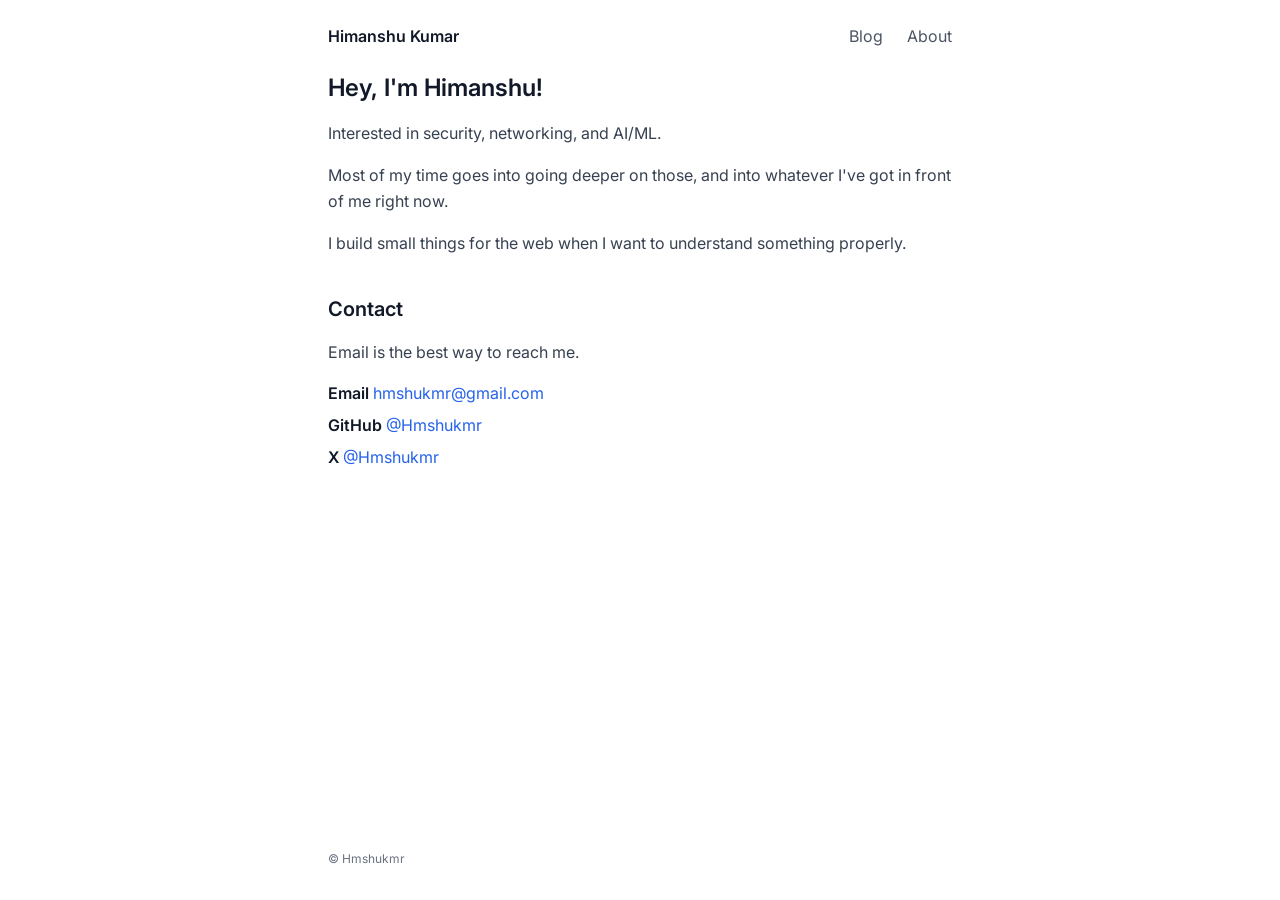
<file: himanshu-kumar/index.html>
<!doctype html>
<html lang="en">
    <head>
        <meta charset="utf-8" />
        <meta name="viewport" content="width=device-width, initial-scale=1" />
        <meta name="color-scheme" content="light dark" />

        <title>Himanshu Kumar</title>
        <meta
            name="description"
            content="Himanshu Kumar — interested in security, networking, and AI/ML."
        />
        <link rel="canonical" href="https://hmshukmr.github.io/" />
        <link rel="icon" href="favicon.svg" type="image/svg+xml" />

        <meta property="og:title" content="Himanshu Kumar" />
        <meta
            property="og:description"
            content="Interested in security, networking, and AI/ML."
        />
        <meta property="og:type" content="website" />
        <meta name="twitter:card" content="summary" />

        <link rel="preconnect" href="https://fonts.googleapis.com" />
        <link rel="preconnect" href="https://fonts.gstatic.com" crossorigin />
        <link
            rel="stylesheet"
            href="https://fonts.googleapis.com/css2?family=Inter:wght@400;500;600&display=swap"
        />

        <link rel="stylesheet" href="styles.css" />
    </head>
    <body>
        <div class="page">
            <main>
                <nav class="nav">
                    <a class="nav__brand" href="index.html">Himanshu Kumar</a>
                    <div class="nav__links">
                        <a href="blog.html">Blog</a>
                        <a href="about.html">About</a>
                    </div>
                </nav>

                <div class="container">
                    <section class="section">
                        <h1>Hey, I'm Himanshu!</h1>
                        <p>Interested in security, networking, and AI/ML.</p>
                        <p>
                            Most of my time goes into going deeper on those, and
                            into whatever I've got in front of me right now.
                        </p>
                        <p>
                            I build small things for the web when I want to
                            understand something properly.
                        </p>
                    </section>

                    <section class="section">
                        <h2>Contact</h2>
                        <p>Email is the best way to reach me.</p>
                        <ul class="contact">
                            <li>
                                <strong>Email</strong>
                                <a href="mailto:hmshukmr@gmail.com"
                                    >hmshukmr@gmail.com</a
                                >
                            </li>
                            <li>
                                <strong>GitHub</strong>
                                <a
                                    href="https://github.com/Hmshukmr"
                                    target="_blank"
                                    rel="noopener noreferrer"
                                    >@Hmshukmr</a
                                >
                            </li>
                            <li>
                                <strong>X</strong>
                                <a
                                    href="https://x.com/hmshukmr"
                                    target="_blank"
                                    rel="noopener noreferrer"
                                    >@Hmshukmr</a
                                >
                            </li>
                        </ul>
                    </section>
                </div>
            </main>
        </div>

        <footer class="footer">© Hmshukmr</footer>
    </body>
</html>
</file>
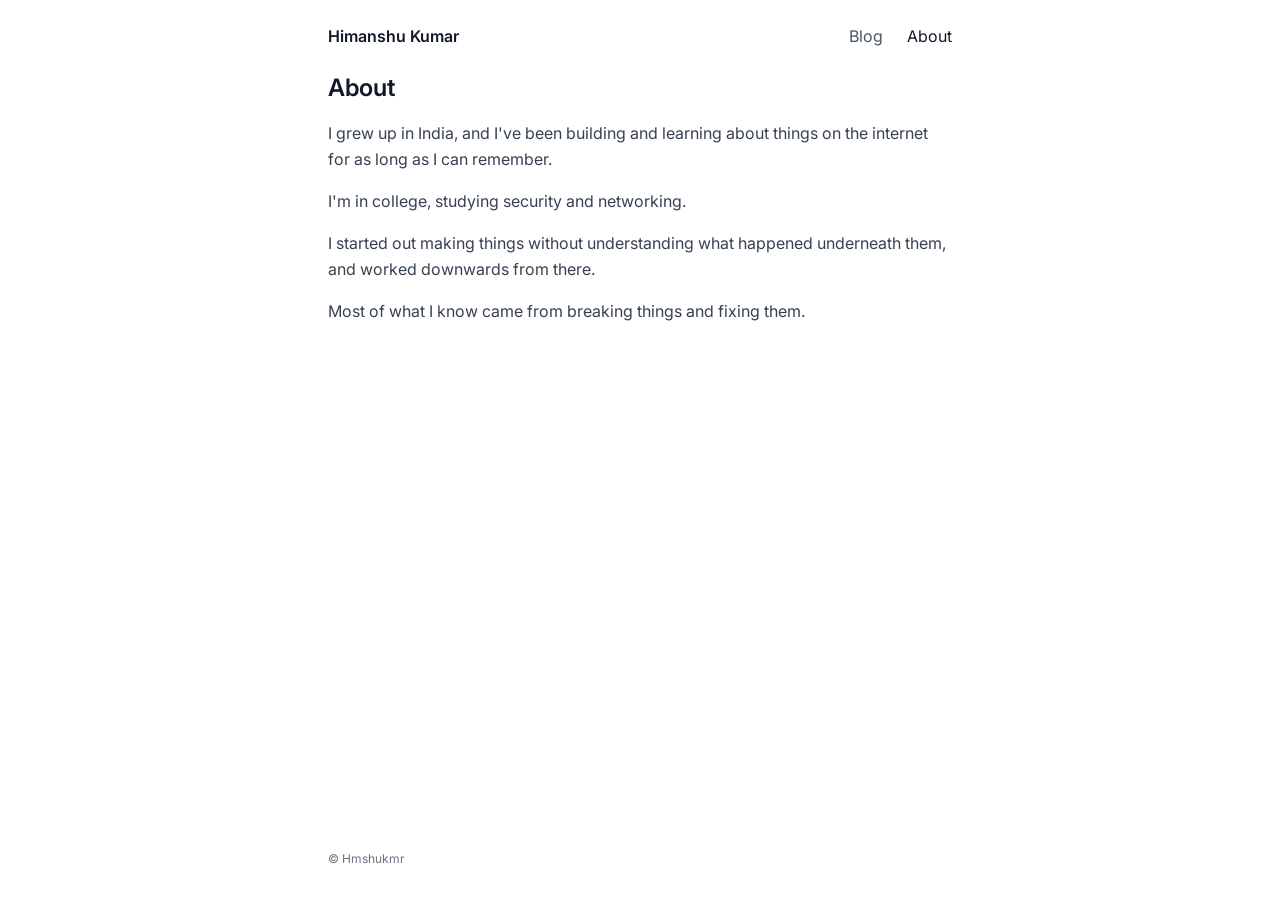
<file: himanshu-kumar/about.html>
<!DOCTYPE html>
<html lang="en">
<head>
  <meta charset="utf-8" />
  <meta name="viewport" content="width=device-width, initial-scale=1" />
  <meta name="color-scheme" content="light dark" />

  <title>About — Himanshu Kumar</title>
  <meta name="description" content="About Himanshu Kumar — a student studying security and networking." />
  <link rel="canonical" href="https://hmshukmr.github.io/about.html" />
  <link rel="icon" href="favicon.svg" type="image/svg+xml" />

  <meta property="og:title" content="About — Himanshu Kumar" />
  <meta property="og:description" content="A student studying security and networking." />
  <meta property="og:type" content="profile" />
  <meta name="twitter:card" content="summary" />

  <link rel="preconnect" href="https://fonts.googleapis.com" />
  <link rel="preconnect" href="https://fonts.gstatic.com" crossorigin />
  <link rel="stylesheet" href="https://fonts.googleapis.com/css2?family=Inter:wght@400;500;600&display=swap" />

  <link rel="stylesheet" href="styles.css" />
</head>
<body>
  <div class="page">
    <main>
      <nav class="nav">
        <a class="nav__brand" href="index.html">Himanshu Kumar</a>
        <div class="nav__links">
          <a href="blog.html">Blog</a>
          <a href="about.html" aria-current="page">About</a>
        </div>
      </nav>

      <div class="container">
        <section class="section">
          <h1>About</h1>
          <p>
            I grew up in India, and I've been building and learning about things on the internet
            for as long as I can remember.
          </p>
          <p>I'm in college, studying security and networking.</p>
          <p>
            I started out making things without understanding what happened
            underneath them, and worked downwards from there.
          </p>
          <p>Most of what I know came from breaking things and fixing them.</p>
        </section>
      </div>
    </main>
  </div>

  <footer class="footer">© Hmshukmr</footer>
</body>
</html>
</file>
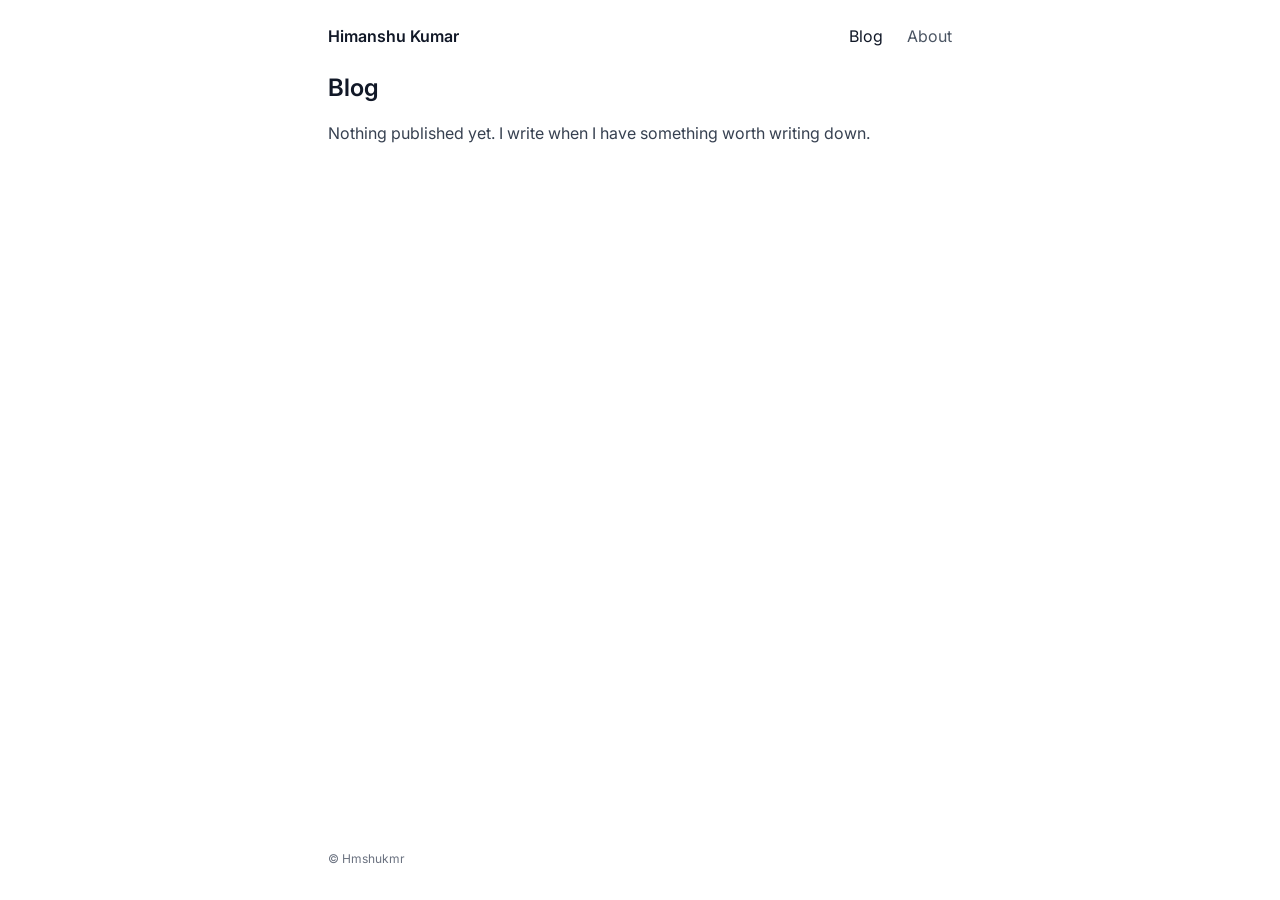
<file: himanshu-kumar/blog.html>
<!DOCTYPE html>
<html lang="en">
<head>
  <meta charset="utf-8" />
  <meta name="viewport" content="width=device-width, initial-scale=1" />
  <meta name="color-scheme" content="light dark" />

  <title>Blog — Himanshu Kumar</title>
  <meta name="description" content="Notes by Himanshu Kumar." />
  <link rel="canonical" href="https://hmshukmr.github.io/blog.html" />
  <link rel="icon" href="favicon.svg" type="image/svg+xml" />

  <meta property="og:title" content="Blog — Himanshu Kumar" />
  <meta property="og:description" content="Notes by Himanshu Kumar." />
  <meta property="og:type" content="website" />
  <meta name="twitter:card" content="summary" />

  <link rel="preconnect" href="https://fonts.googleapis.com" />
  <link rel="preconnect" href="https://fonts.gstatic.com" crossorigin />
  <link rel="stylesheet" href="https://fonts.googleapis.com/css2?family=Inter:wght@400;500;600&display=swap" />

  <link rel="stylesheet" href="styles.css" />
</head>
<body>
  <div class="page">
    <main>
      <nav class="nav">
        <a class="nav__brand" href="index.html">Himanshu Kumar</a>
        <div class="nav__links">
          <a href="blog.html" aria-current="page">Blog</a>
          <a href="about.html">About</a>
        </div>
      </nav>

      <div class="container">
        <section class="section">
          <h1>Blog</h1>
          <p>
            Nothing published yet. I write when I have something worth writing
            down.
          </p>
        </section>
      </div>
    </main>
  </div>

  <footer class="footer">© Hmshukmr</footer>
</body>
</html>
</file>
<file: himanshu-kumar/styles.css>
/* ==========================================================================
   Design system: "quiet personal page"
   - One column. One font. One accent colour.
   - No shadows, no borders, no cards, no decoration.
   - Hierarchy comes from type scale and whitespace alone.
   - Dark mode is opt-in via the OS, never a visible control.
   ========================================================================== */

:root {
  color-scheme: light;

  --bg: #ffffff;
  --bg-dark: #1e293b;     /* darkish blue */

  --text: #374151;        /* body   — gray-700 */
  --text-strong: #111827; /* headings / labels — gray-900 */
  --text-muted: #4b5563;  /* nav links — gray-600 */
  --text-faint: #6b7280;  /* footer — gray-500 */
  --accent: #2563eb;      /* blue-600 */
  --accent-hover: #1d4ed8; /* blue-700 */

  --measure: 42rem;       /* 672px single column */
  --gutter: 1.5rem;
}

/* --- reset ---------------------------------------------------------------- */

*,
*::before,
*::after {
  box-sizing: border-box;
  font-style: normal;
  font-synthesis: none;
}

html {
  -webkit-text-size-adjust: 100%;
}

body {
  margin: 0;
  min-height: 100vh;
  display: flex;
  flex-direction: column;
  background: var(--bg);
  color: var(--text);
  font-family: Inter, system-ui, -apple-system, "Segoe UI", Roboto, Helvetica,
    Arial, sans-serif;
  font-size: 1rem;
  font-style: normal;
  line-height: 1.5;
  -webkit-font-smoothing: antialiased;
  -moz-osx-font-smoothing: grayscale;
}

/* --- structure ------------------------------------------------------------ */

.page {
  flex: 1 1 auto;
}

.container {
  max-width: var(--measure);
  margin: 0 auto;
  padding: 0 var(--gutter) 2rem;
}

/* --- navigation ----------------------------------------------------------- */

.nav {
  max-width: var(--measure);
  margin: 0 auto;
  padding: 1.5rem var(--gutter);
  display: flex;
  justify-content: space-between;
  align-items: center;
}

.nav__brand {
  color: var(--text-strong);
  font-weight: 600;
  text-decoration: none;
  transition: opacity 150ms ease;
}

.nav__brand:hover {
  opacity: 0.8;
}

.nav__links {
  display: flex;
  flex-wrap: wrap;
  justify-content: flex-end;
  gap: 1rem 1.5rem;
}

.nav__links a {
  color: var(--text-muted);
  text-decoration: none;
  transition: color 150ms ease;
}

.nav__links a:hover {
  color: var(--text-strong);
}

.nav__links a[aria-current="page"] {
  color: var(--text-strong);
}

/* --- content -------------------------------------------------------------- */

.section + .section {
  margin-top: 2.5rem;
}

h1 {
  font-size: 1.5rem;   /* text-2xl */
  font-weight: 600;
  line-height: 1.35;
  color: var(--text-strong);
  margin: 0 0 1rem;
}

h2 {
  font-size: 1.25rem;  /* text-xl */
  font-weight: 600;
  line-height: 1.35;
  color: var(--text-strong);
  margin: 0 0 1rem;
}

p {
  margin: 0 0 1rem;
  line-height: 1.625; /* leading-relaxed */
}

p:last-child {
  margin-bottom: 0;
}

a {
  color: var(--accent);
  text-decoration: none;
}

a:hover {
  color: var(--accent-hover);
}

a:focus-visible {
  outline: 2px solid var(--accent);
  outline-offset: 2px;
  border-radius: 2px;
}

strong {
  color: var(--text-strong);
  font-weight: 600;
}

/* --- contact list --------------------------------------------------------- */

.contact {
  list-style: none;
  margin: 0;
  padding: 0;
}

.contact li + li {
  margin-top: 0.5rem; /* space-y-2 */
}

/* --- footer --------------------------------------------------------------- */

.footer {
  width: 100%;
  max-width: var(--measure);
  margin: 0 auto;
  padding: 1.5rem var(--gutter) 2rem;
  font-size: 0.75rem; /* text-xs */
  color: var(--text-faint);
}

/* --- dark mode ------------------------------------------------------------ */

@media (prefers-color-scheme: dark) {
  :root {
    color-scheme: dark;

    --bg: var(--bg-dark);
    --text: #d4d4d4;        /* neutral-300 */
    --text-strong: #ffffff;
    --text-muted: #d4d4d4;
    --text-faint: #a3a3a3;  /* neutral-400 */
    --accent: #60a5fa;      /* blue-400 */
    --accent-hover: #93c5fd; /* blue-300 */
  }
}

/* --- motion --------------------------------------------------------------- */

@media (prefers-reduced-motion: no-preference) {
  /* content links snapped while the nav eased; one timing now covers both */

  a {
    transition: color 150ms ease;
  }

  /* A page change no longer tears down and rebuilds. The page you are leaving
     holds still and the new one fades in on top of it, so the shared parts
     never move and a reload of the page you are already on is invisible. */

  @view-transition {
    navigation: auto;
  }

  /* keeps the page colour under everything if a gap ever appears */

  ::view-transition {
    background: var(--bg);
  }

  /* nothing animates the outgoing page, so identical content cannot blink */

  ::view-transition-old(root) {
    animation: none;
  }

  /* normal blending matters: the default additive blend brightens whatever
     the two pages have in common, which is what washed the nav out white. */

  ::view-transition-new(root) {
    animation: 150ms cubic-bezier(0.2, 0, 0, 1) both page-in;
    mix-blend-mode: normal;
  }
}

@keyframes page-in {
  from {
    opacity: 0;
  }
}

@media (prefers-reduced-motion: reduce) {
  .nav__brand,
  .nav__links a {
    transition: none;
  }
}
</file>
